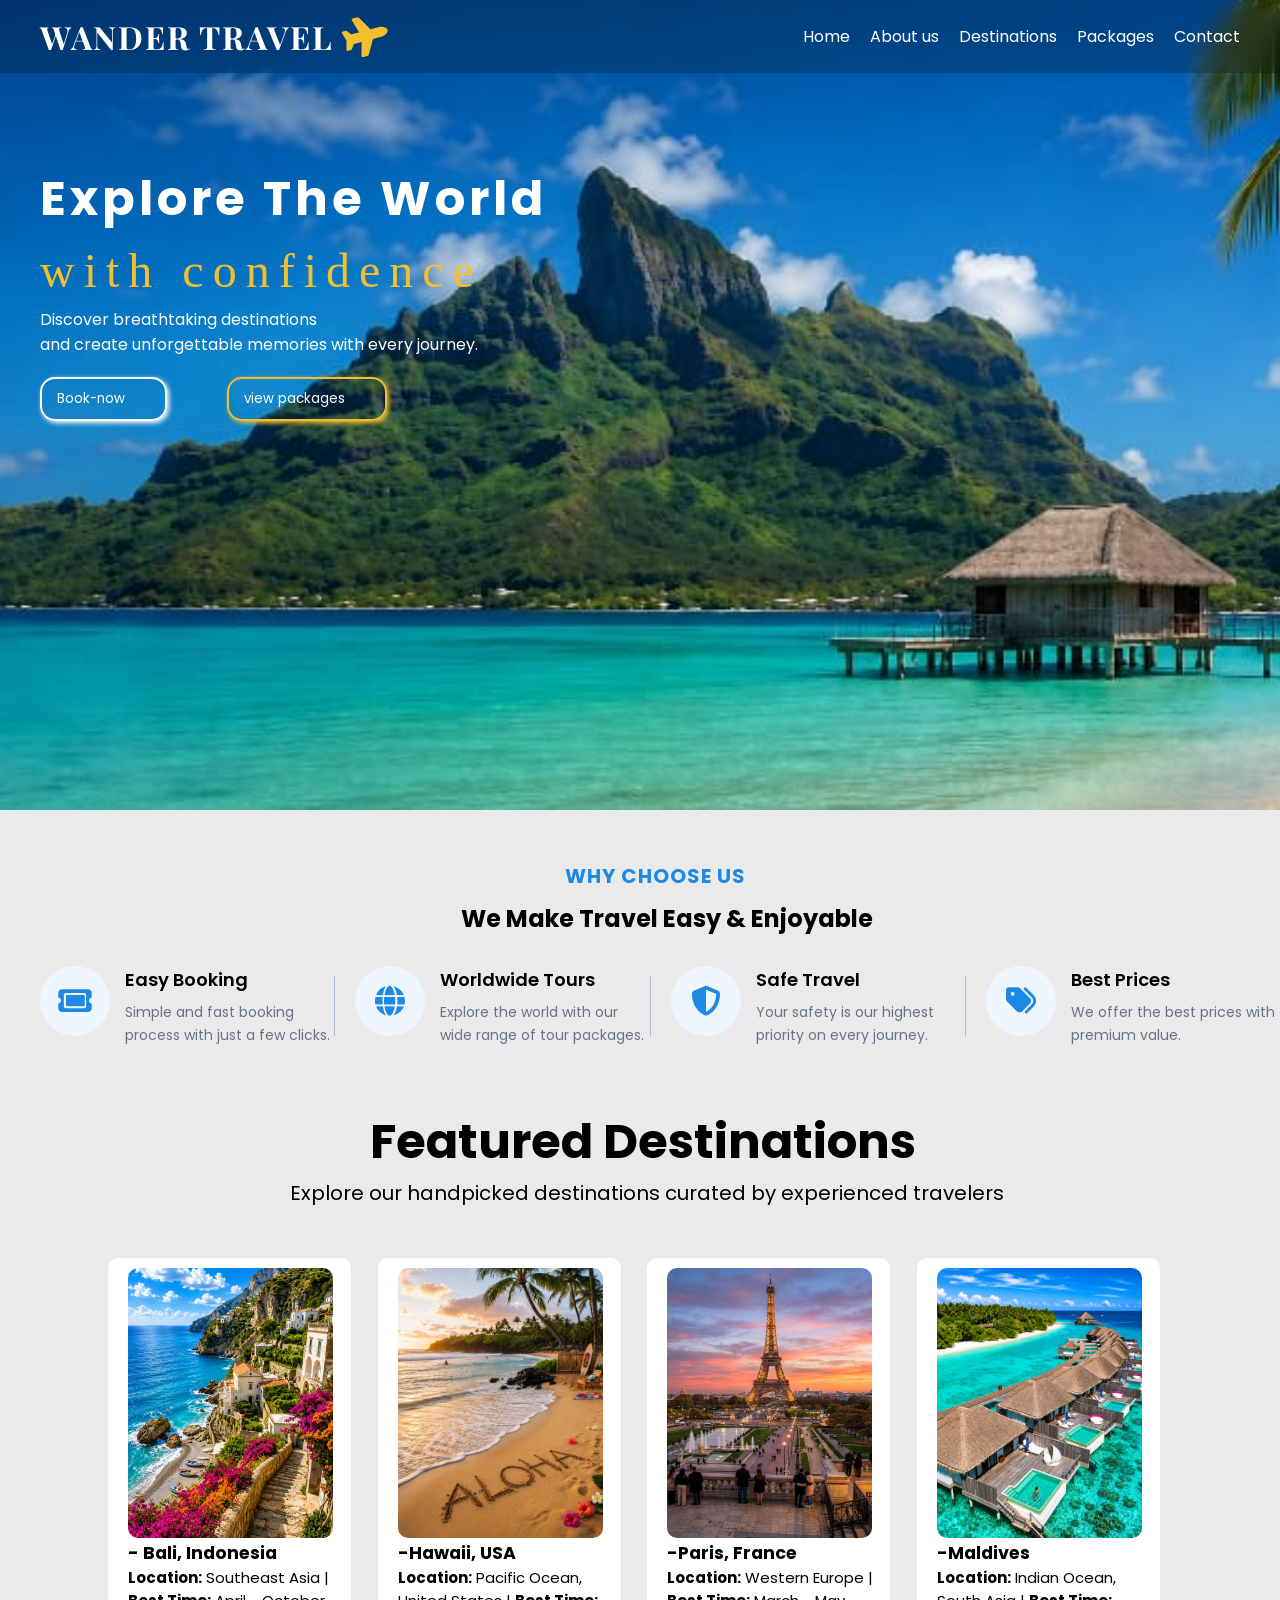
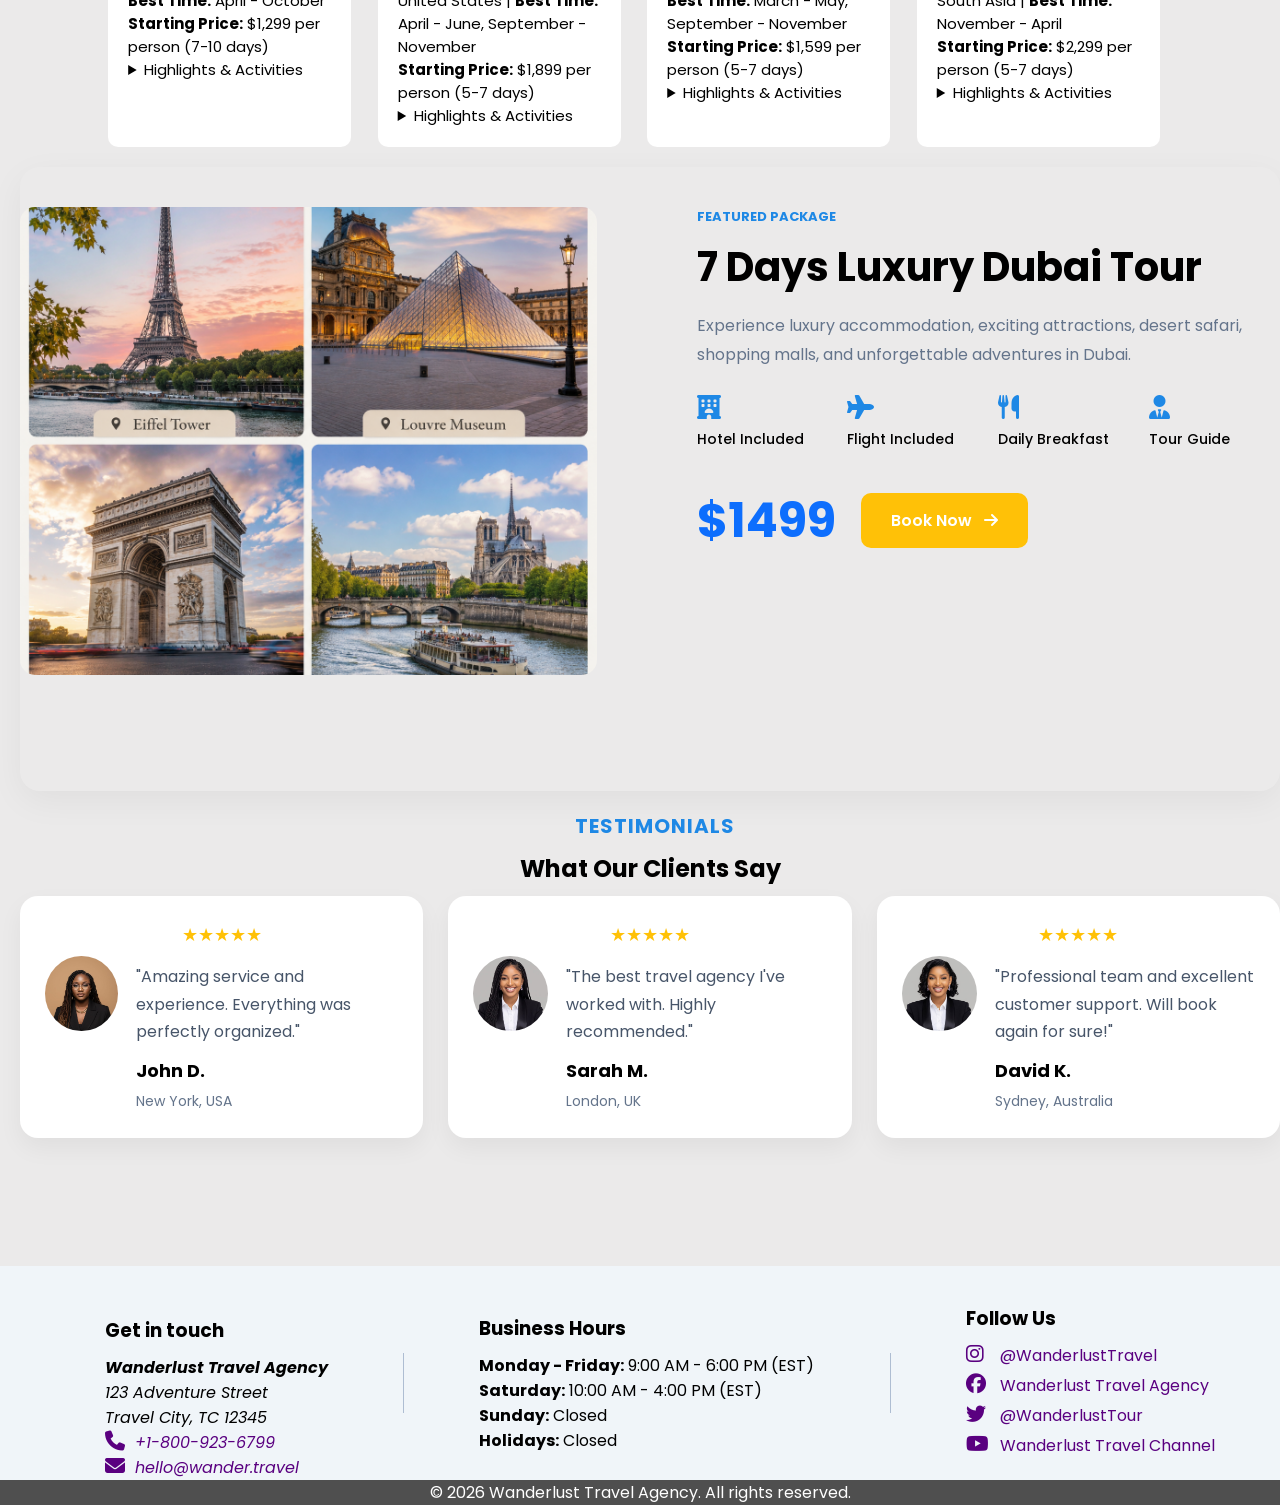
<file: index.html>
<!DOCTYPE html>
<html lang="en">
<head>
    <meta charset="UTF-8">
    <meta name="viewport" content="width=device-width, initial-scale=1.0">
    <title>Travel Agency Website</title>
    <link rel="stylesheet" href="styles.css">
    
    <title>Travel Agency</title>
    <link rel="preconnect" href="https://fonts.googleapis.com">
<link rel="preconnect" href="https://fonts.gstatic.com" crossorigin>
<link href="https://fonts.googleapis.com/css2?family=Kaushan+Script&family=Poppins:ital,wght@0,100;0,200;0,300;0,400;0,500;0,600;0,700;0,800;0,900;1,100;1,200;1,300;1,400;1,500;1,600;1,700;1,800;1,900&display=swap" rel="stylesheet">
<link href="https://fonts.googleapis.com/css2?family=Playfair+Display&display=swap" rel="stylesheet">
<link rel="stylesheet" href="https://cdnjs.cloudflare.com/ajax/libs/font-awesome/6.6.0/css/all.min.css">
<link rel="preconnect" href="https://fonts.gstatic.com" crossorigin>
<link href="https://fonts.googleapis.com/css2?family=Playfair+Display:wght@700&family=Poppins:wght@400;500&display=swap" rel="stylesheet">
</head>
<body>
    <header>
        
        <div class="main-section">
        <h1> WANDER TRAVEL <i class="fa-solid fa-plane plane"></i>
  </h1>
        
        <nav>
            <ul>
                <li><a href="#home">Home</a></li>
                <li><a href="#about-us">About us</a></li>
                <li><a href="#destination">Destinations</a></li>
                <li><a href="#packages">Packages</a></li>
                <li><a href="#contact">Contact</a></li>
            </ul>
        </nav>
        </div>
        <div class="main-section2">
        <p class="big">Explore The World <br>
            <span>with confidence </span>
        </p>
        <p>Discover breathtaking destinations <br> and create unforgettable memories with every journey.</p>
        <div class="btn">
        <a href="book.html"><button class="btn1">Book-now</button></a>
        <a href="packages.html"><button class="btn2">view packages</button></a>
        </div>
        </div>
    </header>
    <main>
         <section id="about-us">
         <div class="container">

            <span class="section-tag">WHY CHOOSE US</span>

            <h2>We Make Travel Easy & Enjoyable</h2>

           <div class="features">

            <div class="feature-box">
                <div class="icon-box">
                    <i class="fa-solid fa-ticket"></i>
                </div>

                <div class="feature-content">
                    <h4>Easy Booking</h4>
                    <p>Simple and fast booking process with just a few clicks.</p>
                </div>
            </div>

            <div class="divider"></div>

               <div class="feature-box">
                   <div class="icon-box">
                      <i class="fa-solid fa-globe"></i>
                    </div>

                    <div class="feature-content">
                      <h4>Worldwide Tours</h4>
                      <p>Explore the world with our wide range of tour packages.</p>
                    </div>
               </div>

               <div class="divider"></div>

               <div class="feature-box">
                    <div class="icon-box">
                       <i class="fa-solid fa-shield-halved"></i>
                    </div>

                    <div class="feature-content">
                        <h4>Safe Travel</h4>
                        <p>Your safety is our highest priority on every journey.</p>
                     </div>
               </div>

                 <div class="divider"></div>

                <div class="feature-box">
                   <div class="icon-box">
                      <i class="fa-solid fa-tags"></i>
                   </div>

                    <div class="feature-content">
                        <h4>Best Prices</h4>
                        <p>We offer the best prices with premium value.</p>
                   </div>
               </div>
           </div>
        </div>
        </section>
        <section id="destination">
            <div class="preview">
            <h2>Featured Destinations</h2>
            <p>Explore our handpicked destinations curated by experienced travelers</p>
            </div>
            <div class="flex">
            <div class="bali image">
                <img class="grid1" src="images/pic.4.jpeg" alt="mountains overlooking the beach">
            
                 <article>
                <h3>- Bali, Indonesia</h3>
                <p><strong>Location:</strong> Southeast Asia | <br> <strong>Best Time:</strong> April - October</p>
                <p><strong>Starting Price:</strong> $1,299 per person (7-10 days)</p>
               
                <details>
                    <summary>Highlights & Activities</summary>
                    <ul>
                        <li>Surfing and water sports at world-class beaches</li>
                        <li>Visits to ancient temples like Tanah Lot and Ubud</li>
                        <li>Hiking through lush rice terraces and jungles</li>
                        <li>Traditional Balinese spa and wellness experiences</li>
                        <li>Cultural performances and local cooking classes</li>
                    </ul>
                </details>
                </article>
                
            </div>
            <div class="hawai image">
                <img class="grid2" src="images/pic 5.jpeg" alt="by the beach side">
                <article>
    <h3>-Hawaii, USA</h3>
    <p><strong>Location:</strong> Pacific Ocean, United States | <strong>Best Time:</strong> April - June, September - November</p>
    <p><strong>Starting Price:</strong> $1,899 per person (5-7 days)</p>
       <details>
        <summary>Highlights & Activities</summary>
        <ul>
            <li>Visit Waikiki Beach and Pearl Harbor</li>
            <li>Explore Volcanoes National Park</li>
            <li>Snorkeling and scuba diving adventures</li>
            <li>Traditional Hawaiian luaus and cultural shows</li>
            <li>Hiking scenic trails and waterfalls</li>
        </ul>
    </details>
            </div>
            <div class="paris image">
                <img  class="grid3" src="images/pic 16.jpeg" 
                alt="overview of a resort on the beach">
                <article>
                <h3>-Paris, France</h3>
                <p><strong>Location:</strong> Western Europe | <strong>Best Time:</strong> March - May, September - November</p>
                <p><strong>Starting Price:</strong> $1,599 per person (5-7 days)</p>
                <details>
                    <summary>Highlights & Activities</summary>
                    <ul>
                        <li>Eiffel Tower and Arc de Triomphe tours</li>
                        <li>Louvre Museum and Musée d'Orsay visits</li>
                        <li>Scenic Seine River cruises</li>
                        <li>Gourmet dining and wine tasting</li>
                        <li>Walks through charming neighborhoods like Montmartre</li>
                    </ul>
                </details>
                </article>
                </div>
            <div class="maldives">
                <img src="images/pic 6.jpeg" alt="an overview of a resort on abeach" class="grid4">
                <article>
    <h3>-Maldives</h3>
    <p><strong>Location:</strong> Indian Ocean, South Asia | <strong>Best Time:</strong> November - April</p>
    <p><strong>Starting Price:</strong> $2,299 per person (5-7 days)</p>
   
    <details>
        <summary>Highlights & Activities</summary>
        <ul>
            <li>Stay in world-famous overwater villas</li>
            <li>Snorkeling and diving among coral reefs</li>
            <li>Island hopping and sunset cruises</li>
            <li>Spa treatments and luxury resort experiences</li>
            <li>Swimming with manta rays and whale sharks</li>
        </ul>
    </details>
    </article>
            </div>
            </div>
        </section>
          <section id="packages">
          <div class="package-card">

            <div class="package-image">
                <img src="images/pic 1.png" alt="Paris tour">
            </div>

            <div class="package-content">

                <span class="package-tag">
                    FEATURED PACKAGE
                </span>

                <h3>7 Days Luxury Dubai Tour</h3>

                <p class="package-text">
                    Experience luxury accommodation, exciting attractions,
                    desert safari, shopping malls, and unforgettable adventures in Dubai.
                </p>

                <div class="package-features">

                    <div>
                        <i class="fa-solid fa-hotel"></i>
                        <span>Hotel Included</span>
                    </div>

                    <div>
                        <i class="fa-solid fa-plane"></i>
                        <span>Flight Included</span>
                    </div>

                    <div>
                        <i class="fa-solid fa-utensils"></i>
                        <span>Daily Breakfast</span>
                    </div>

                    <div>
                        <i class="fa-solid fa-user-tie"></i>
                        <span>Tour Guide</span>
                    </div>

                </div>

                <div class="package-bottom">

                    <h4>$1499</h4>

                    <a href="book.html" class="book-btn">
                        Book Now
                        <i class="fa-solid fa-arrow-right"></i>
                    </a>

                </div>

            </div>

        </div>

        <div class="testimonial-section">

            <span class="section-tag">
                TESTIMONIALS
            </span>

            <h2>What Our Clients Say</h2>

            <div class="testimonial-wrapper">

                <div class="testimonial-card">

                    <div class="stars">
                        ★★★★★
                    </div>

                    <div class="testimonial-info">

                        <img src="images/pic 20.png" alt="Client">

                        <div>
                            <p>
                                "Amazing service and experience.
                                Everything was perfectly organized."
                            </p>

                            <h5>John D.</h5>
                            <span>New York, USA</span>
                        </div>

                    </div>

                </div>

                <div class="testimonial-card">

                    <div class="stars">
                        ★★★★★
                    </div>

                    <div class="testimonial-info">

                        <img src="images/pic 19.png" alt="Client">

                        <div>
                            <p>
                                "The best travel agency I've worked with.
                                Highly recommended."
                            </p>

                            <h5>Sarah M.</h5>
                            <span>London, UK</span>
                        </div>

                    </div>

                </div>

                <div class="testimonial-card">

                    <div class="stars">
                        ★★★★★
                    </div>

                    <div class="testimonial-info">

                        <img src="images/pic 18.png" alt="Client">

                        <div>
                            <p>
                                "Professional team and excellent customer support.
                                Will book again for sure!"
                            </p>

                            <h5>David K.</h5>
                            <span>Sydney, Australia</span>
                        </div>

                    </div>

                </div>

            </div>


        </div>
        </section>
        <section id="contact">
           <div class="cont">
           <h3>Get in touch</h3>
            <address>
                <strong>Wanderlust Travel Agency</strong><br>
                123 Adventure Street<br>
                Travel City, TC 12345<br>
                <a href="tel:+18009236799"> <i class="fa-solid fa-phone"></i><span>+1-800-923-6799 </span></a><br>
                <a href="mailto:hello@wander.travel"><i class="fa-solid fa-envelope"></i><span>hello@wander.travel </span></a>
            </address>
           </div>
           <div class="divider"></div>
           <div class="business-hours">
            <h3>Business Hours</h3>
            <ul>
                <li><strong>Monday - Friday:</strong> 9:00 AM - 6:00 PM (EST)</li>
                <li><strong>Saturday:</strong> 10:00 AM - 4:00 PM (EST)</li>
                <li><strong>Sunday:</strong> Closed</li>
                <li><strong>Holidays:</strong> Closed</li>
            </ul>
            </div>
            <div class="divider"></div>
            <div class="quicl-links">
            <h3>Follow Us</h3>
            <ul>
                <li><a href="#"><i class="fa-brands fa-instagram"></i><span> @WanderlustTravel </span></a></li>
                <li><a href="#"><i class="fa-brands fa-facebook"></i> <span>Wanderlust Travel Agency </span></a></li>
                <li><a href="#"><i class="fa-brands fa-twitter"></i><span> @WanderlustTour </span></a></li>
                <li><a href="#"><i class="fa-brands fa-youtube"></i><span> Wanderlust Travel Channel </span></a></li>
            </ul>
            </div>
        </section>
    </main>
    <footer>
                 <P>&copy; 2026 Wanderlust Travel Agency. All rights reserved.</P>
    </footer>
</body>
</html>
</file>
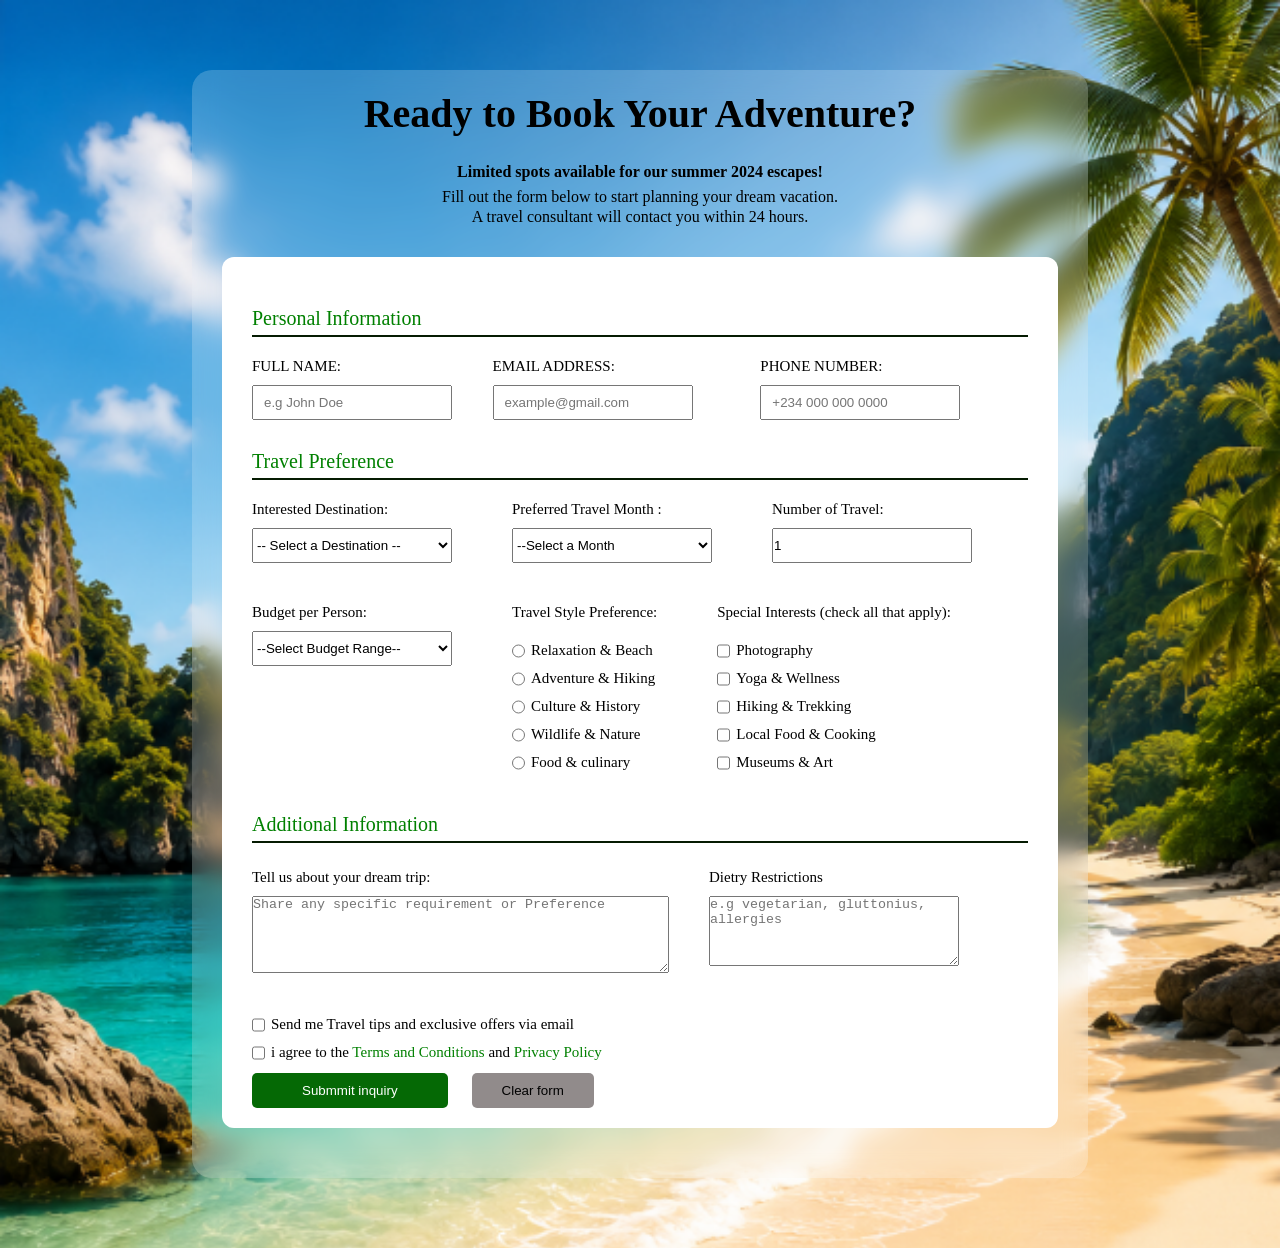
<file: book.html>
<!DOCTYPE html>
<html lang="en">
<head>
    <meta charset="UTF-8">
    <meta name="viewport" content="width=device-width, initial-scale=1.0">
    <title>Bookings</title>
    <link rel="stylesheet" href="book.css">
    <link rel="stylesheet" href="https://cdnjs.cloudflare.com/ajax/libs/font-awesome/6.6.0/css/all.min.css">
</head>
<body>
        <section id="Book-now">
            <h2 class="top">Ready to Book Your Adventure?</h2>
            <p><strong>Limited spots available for our summer 2024 escapes!</strong></p>
            <p>Fill out the form below to start planning your dream vacation.  <br>A travel consultant will contact you within 24 hours.</p>
            <form method="post" action="#booking">
               <fieldset>
                <legend>
                    <span>Personal Information</span>
                </legend>
                <div class="divider"></div>
                 <div class="flex">
                <div class="name">
                <label for="name">FULL NAME:</label>
                <input type="text" placeholder="e.g John Doe" required id="name" autocomplete="name">
                </div>
                <div class="email">
                <label for="email">EMAIL ADDRESS:</label>
               <input type="email" placeholder="example@gmail.com" required id="email" autocomplete="email">
                </div>
                <div class="number">
                <label for="phone-number">PHONE NUMBER:</label>
                <input type="tel"  placeholder="+234 000 000 0000" required id="phone-number" autocomplete="tel">
                </div>
                </div>
               </fieldset> 
               <fieldset>
                <legend> <span> Travel Preference</span></legend> 
                <div class="divider"></div>
                <div class="flex1">
                    <div class="destination">
                <label for="destination"> Interested Destination:</label> <br>
                <Select id="destination" required>
                       <option value="">-- Select a Destination --</option>
                        <option value="bali">Bali, Indonesia</option>
                        <option value="paris">Paris, France</option>
                        <option value="swiss">Swiss Alps, Switzerland</option>
                        <option value="kenya">Kenya Safari</option>
                        <option value="peru">Machu Picchu, Peru</option>
                        <option value="tokyo">Tokyo, Japan</option>
                        <option value="other">Other / Custom Destination</option>
                </Select>
                    </div>
                   <div class="travel-month">
                 <label for="Travel-month">Preferred Travel Month :</label> <br>
                 <select id="Travel-month" required>
                      <option value="">--Select a Month</option>
                      <option value="January">January</option>
                      <option value="Febuary">Febuary</option>
                      <option value="March">March</option>
                      <option value="April">April</option>
                      <option value="May">May</option>
                      <option value="June">June</option>
                      <option value="July">July</option>
                      <option value="August">August</option>
                      <option value="September">September</option>
                      <option value="October">October</option>
                      <option value="November">November</option>
                      <option value="December">December</option>
                 </select>
                   </div>
                   <div class="number-of-travel">
                 <label for="Number"> Number of Travel:</label> <br>
                 <input type="number" id="Number" value="1" max="15" min="1" required>
                </div>
                </div>
                <div class="flex2">
                    <div class="budget">
                <label for="Budget">Budget per Person:</label> <br>
                <select name="Budget" id="Budget" required>
                    <option value="Budget-Range">--Select Budget Range--</option>
                    <option value="Under $1500">Under $1500</option>
                    <option value="$1500 - $2500">$1500 - $2500</option>
                    <option value="$2500 - $5000">$2500-$5000</option>
                    <option value="$5000">$5000+</option>
                </select> <br><br>
                    </div>
                    <div class="travel-style">
                <label >Travel Style Preference:</label>
                <br>
                <div class="align">
                <input type="radio" name="Travel-Style" id="relaxation" value="relaxation">
                <label for="relaxation" class="move">Relaxation & Beach</label> 
                </div>
                <br>
                <div class="align2">
                <input type="radio" name="Travel-Style" id="adventure" value="adventure">
                <label for="adventure" class="move">Adventure & Hiking</label> 
                </div>
                <br>
                <div class="align2">
                <input type="radio" name="Travel-Style" id="culture" value="culture">
                <label for="culture" class="move">Culture & History</label>
                </div>
                <br>
                <div class="align2">
                <input type="radio" name="Travel-Style" id="Wildlife" value="Wildlife">
                <label for="Wildlife" class="move">Wildlife & Nature</label>
                </div>
                <br>
                <div class="align2">
                <input type="radio" name="Travel-Style" id="food" value="food">
                <label for="food" class="move">Food & culinary</label>
                    </div>
                    </div>
                    <div class="soecial-intrest">
                 <label for="interests">Special Interests (check all that apply):</label>
                    <br>
                    <div class="align">
                    <input type="checkbox" id="photography" name="interests" value="photography">
                    <label for="photography" class="move">Photography</label>
                    </div>
                    <br>
                    <div class="align2">
                    <input type="checkbox" id="yoga" name="interests" value="yoga">
                    <label for="yoga" class="move">Yoga & Wellness</label>
                    </div>
                    <br>
                    <div class="align2">
                    <input type="checkbox" id="hiking" name="interests" value="hiking">
                    <label for="hiking" class="move">Hiking & Trekking</label>
                    </div>
                    <br>
                    <div class="align2">
                    <input type="checkbox" id="local-food" name="interests" value="local-food">
                    <label for="local-food" class="move">Local Food & Cooking</label>
                    </div>
                   <br>
                   <div class="align2">
                    <input type="checkbox" id="museums" name="interests" value="museums">
                    <label for="museums" class="move">Museums & Art</label>
                    </div>
                    </div>
                </div>
               </fieldset>
               
               <fieldset>
                <legend> <span>Additional Information</span></legend>
                <div class="divider"></div>
                <div class="flex3">
                    <div class="requirements">
                <label for="Requirement">Tell us about your dream trip:</label>
                <br>
                <textarea name="Requirement" id="Requirement" rows="5" cols="50" placeholder="Share any specific requirement or Preference"></textarea>
                 <br><br>
                    </div>
                    <div class="dietry">
                 <label for="Dietary">Dietry Restrictions</label> <br> 
                 <textarea name="Dietry" id="Dietary" rows="3" cols="50" placeholder="e.g vegetarian, gluttonius, allergies" class="diet"></textarea> <br> <br>
                 </div>
                </div>
                <div class="align">
                 <input type="checkbox" id="news">
                
                 <label for="news" class="move">Send me Travel tips and exclusive offers via email</label>
                </div> <br>
                 <div class="align2">

                  <input type="checkbox" id="policy">
                  <label for="policy" class="move"> i agree to the <a href="Terms and Conditions">Terms and Conditions</a> and <a href="Policy">Privacy Policy</a></label>
                 </div>
               </fieldset>
               <button type="submit" class="btnn1">Submmit inquiry</button>
               <button type="reset" class="btnn2">Clear form</button>
            </form>
            
        </section>
</body>
</html>
</file>
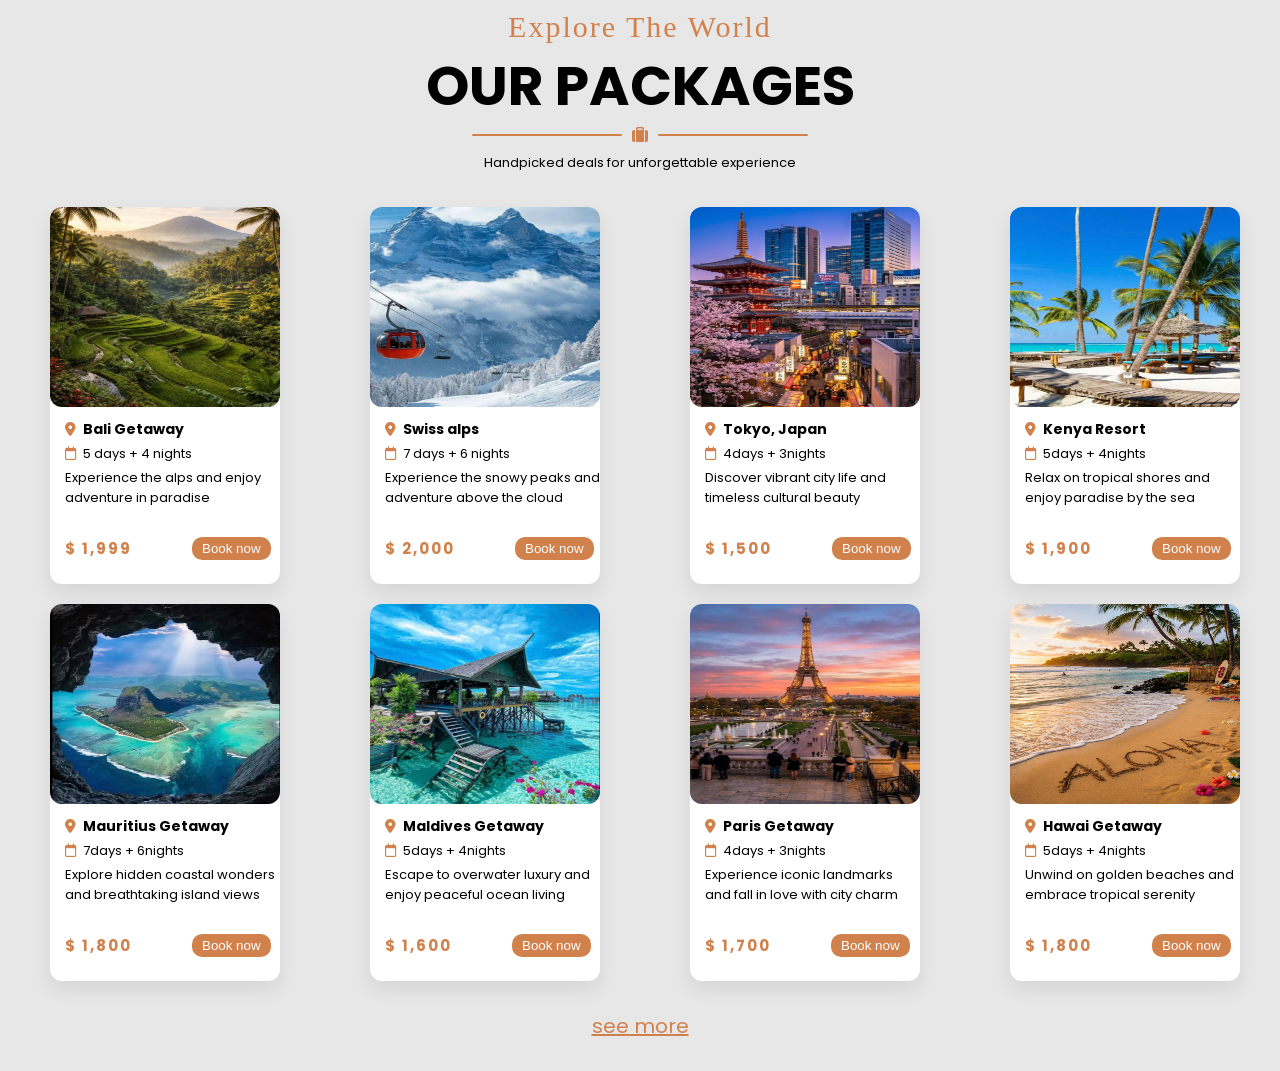
<file: packages.html>
<!DOCTYPE html>
<html lang="en">
<head>
    <meta charset="UTF-8">
    <meta name="viewport" content="width=device-width, initial-scale=1.0">
    <title>Packages</title>
    <link rel="stylesheet" href="packages.css">
    <link rel="preconnect" href="https://fonts.gstatic.com" crossorigin>
<link href="https://fonts.googleapis.com/css2?family=Playfair+Display:wght@700&family=Poppins:wght@400;500&display=swap" rel="stylesheet">
<link rel="stylesheet"
href="https://cdnjs.cloudflare.com/ajax/libs/font-awesome/6.7.2/css/all.min.css">
</head>
<body>
     <section id="view Packages">
        <div class="head">
        <h1>Explore The World</h1>
        <h2>OUR PACKAGES</h2>
        <div class="divide">
         <div class="div"><hr></div>
        <i class="fa-solid fa-suitcase"></i>
        <div class="divider"><hr></div>
        </div>
        <p>Handpicked deals for unforgettable experience</p>
        </div>
        <div class="grid">
        <div class="card">
            <img src="images/pic.10.jpeg" alt="an imamge of a wildlife">
            <div class="details">
                <h3><i class="fa-solid fa-location-dot"></i>Bali Getaway</h3>
                <p><i class="fa-regular fa-calendar"></i>5 days + 4 nights</p>
                <p>Experience the alps and enjoy adventure in paradise</p>
                <div class="price">
                    <p>$ 1,999</p>
                    <a href="book.html"><button>Book now</button></a>
                </div>
            </div>
        </div>
        <div class="card">
            <img src="images/pic 11.jpeg" alt="Gliding on a snowny plane">
            <div class="details">
                <h3><i class="fa-solid fa-location-dot"></i>Swiss alps</h3>
                <p><i class="fa-regular fa-calendar"></i>7 days + 6 nights</p>
                <p>Experience the snowy peaks and adventure above the cloud</p>
                <div class="price">
                    <p>$ 2,000</p>
                    <a href="book.html" class="swiss"><button>Book now</button></a>
                </div>
        </div>
        </div>
        <div class="card">
            <img src="images/pic 12.jpeg" alt="A vibrant city">
             <div class="details">
                <h3><i class="fa-solid fa-location-dot"></i>Tokyo, Japan</h3>
                <p><i class="fa-regular fa-calendar"></i>4days + 3nights</p>
                <p>Discover vibrant city life and timeless cultural beauty</p>
                <div class="price">
                    <p>$ 1,500</p>
                   <a href="book.html"><button>Book now</button></a>
                </div>
        </div>
        </div>
        <div class="card">
            <img src="images/pic 13.jpeg" alt="a resort on the shore">
             <div class="details">
                <h3><i class="fa-solid fa-location-dot"></i>Kenya Resort</h3>
                <p><i class="fa-regular fa-calendar"></i>5days + 4nights</p>
                <p>Relax on tropical shores and enjoy paradise by the sea</p>
                <div class="price">
                    <p>$ 1,900</p>
                    <a href="book.html"><button>Book now</button></a>
                </div>
        </div>
        </div>
        <div class="card">
            <img src="images/pic 14.jpeg" alt="A view of an island from a cave">
             <div class="details">
                <h3><i class="fa-solid fa-location-dot"></i>Mauritius Getaway</h3>
                <p><i class="fa-regular fa-calendar"></i>7days + 6nights</p>
                <p>Explore hidden coastal wonders and breathtaking island views</p>
                <div class="price">
                    <p>$ 1,800</p>
                   <a href="book.html"><button>Book now</button></a>
                </div>
        </div>
        </div>
        <div class="card">
            <img src="images/pic 15.jpeg" alt="A resort on the beach">
             <div class="details">
                <h3><i class="fa-solid fa-location-dot"></i>Maldives Getaway</h3>
                <p><i class="fa-regular fa-calendar"></i>5days + 4nights</p>
                <p>Escape to overwater luxury and enjoy peaceful ocean living</p>
                <div class="price">
                    <p>$ 1,600</p>
                  <a href="book.html"><button>Book now</button></a>
                </div>
        </div>
        </div>
        <div class="card">
            <img src="images/pic 16.jpeg" alt="A full view of the Effiel tower">
             <div class="details">
                <h3><i class="fa-solid fa-location-dot"></i>Paris Getaway</h3>
                <p><i class="fa-regular fa-calendar"></i>4days + 3nights</p>
                <p>Experience iconic landmarks and fall in love with city charm</p>
                <div class="price">
                    <p>$ 1,700</p>
                    <a href="book.html"><button>Book now</button></a>
                </div>
        </div>
        </div>
        <div class="card">
            <img src="images/pic 17.jpeg" alt="Sunset over beach">
             <div class="details">
                <h3><i class="fa-solid fa-location-dot"></i>Hawai Getaway</h3>
                <p><i class="fa-regular fa-calendar"></i>5days + 4nights</p>
                <p>Unwind on golden beaches and embrace tropical serenity</p>
                <div class="price">
                    <p>$ 1,800</p>
                    <a href="book.html"><button>Book now</button></a>
                </div>
        </div>
        </div>
        </div>
     </section>
     <div class="link">
     <a href="#">see more</a>
     </div>
</body>
</html>
</file>
<file: styles.css>
@import url('https://fonts.googleapis.com/css2?family=Poppins:wght@300;400;500;600;700;800&display=swap');
*{
    margin: 0;
    padding: 0;
    box-sizing: border-box;
    font-family: 'poppins', sans-serif;
    
}
body{
    background-color: rgb(235, 234, 234);
    overflow-x: hidden;
}
:root{
  /* Brand Colors */
  --primary-color: #0EA5E9;      /* Ocean Blue */
  --secondary-color: #0F172A;    /* Deep Navy */
  --accent-color: #F97316;       /* Sunset Orange */

  /* Neutral Colors */
  --background-color: #F8FAFC;   /* Soft White */
  --text-color: #334155;         /* Dark Gray */

  /* Optional Extras */
  --white: #FFFFFF;
  --black: #000000;
}
/* header */
header{
   background-image: url('images/pic.3.jpeg');
    background-repeat: no-repeat;
    background-size: cover; 
    background-position: center;
    width: 100%;
    height: 90vh;
    position: relative;
}



/* NAVBAR */
.main-section {
    display: flex;
    justify-content: space-between;
    align-items: center;
    gap: 50px;

    background: rgba(0, 0, 0, 0.2);
    backdrop-filter: blur(12px);

    width: 100%;
    padding: 15px 40px;

    position: sticky;
    top: 0;
    left: 0;
    z-index: 10;

    text-align: center;
}
.main-section h1{
    
    font-family: "Playfair Display";
    
    font-size: 2rem;
    font-weight: 700;
    letter-spacing: 2px;
    color: white;
}
.plane{
    padding-top: -10px;
    font-size: 40px;
    transform: rotate(-15deg);
    display: inline-block;
    color: rgb(244, 191, 46) ;
}
nav ul{
    display: flex;
    justify-content: space-between;
    gap: 20px;
    
}
nav > ul > li {
    list-style: none;
}



nav > ul > li > a{
    text-decoration: none;
    color: white;
}
li a:hover{
    border-bottom: 2px solid orange;
    cursor: pointer;
    padding-top: 15px;
}
.main-section2{
    position: absolute;
    margin-top: 7%;
    color: white;
    padding-left: 40px;
    
}
.big{
    font-size: 3rem;
    font-weight: bold;
    letter-spacing: 4px;
}
p span{
    color: rgb(244, 191, 46);
    font-family: 'brush script MT',cursive;
    font-weight: lighter;
    letter-spacing: 9px;
    
    
}
.btn{
    display: flex;
    gap: 60px;
    margin-top: 10px;
    
}
button{
    margin-top: 10px;
    border-radius: 15px;
    padding-top: 10px;
    padding-bottom: 10px;
    padding-left: 15px;
    padding-right: 40px;
    background-color: transparent; 
    transform: 0.2s ease;
}
.btn1{
     box-shadow: 2px 2px 5px rgb(252, 251, 251) ;
    color: white;
    border: 2px solid white;
    cursor: pointer;
}
.btn1:hover{
    background-color:  white ;
     box-shadow: 2px 2px 40px white ;
     color:#000000;
     transform:translateY(6px);
} 
.btn2{
    box-shadow: 2px 2px 5px rgb(244, 191, 46) ;
    color: white;
    border: 2px solid rgb(244, 191, 46); 
}
.btn2:hover{
    background-color:  rgb(244, 191, 46) ;
     box-shadow: 10px 10px 40px rgb(214, 148, 35) ;
     transform:translateY(6px);
     cursor: pointer;
}
/* ABOUT US*/
#about-us{
    margin-top: 4%;
}
.section-tag{
    text-align: center;
    margin-left: 30%;
    display: block;
    color:#1e88e5;
    font-size: 30px;
    font-weight: bold;
    letter-spacing:1px;
    margin-bottom:10px;
}


.container h2{
    margin-left: 35%;
    margin-bottom: 30px;
}

.features{
    display:grid;
    grid-template-columns:1fr auto 1fr auto 1fr auto 1fr;
    align-items:center;
    margin-bottom:60px;
}

.feature-box{
    display:flex;
    gap:15px;
    align-items:flex-start;
    padding-left: 20px;
}

.icon-box{
    min-width:70px;
    width:70px;
    height:70px;
    border-radius:50%;
    background:#eef5ff;
    display:flex;
    align-items:center;
    justify-content:center;
    
}

.icon-box i{
    font-size:30px;
    color:#1e88e5;
}

.feature-content h4{
    font-size:18px;
    margin-bottom:8px;
    font-weight:600;
}

.feature-content p{
    font-size:14px;
    color:#64748b;
    line-height:1.6;
}

.divider{
    width:1px;
    height:60px;
    background:#aebdd2;
}
/* DESTINATION*/
.preview h2{
    font-size: 3rem;
     margin-left: 350px;
}
.preview p{
    font-size: 20px;
    margin-left: 270px;
}
section{
    margin-left: 20px;
}
.flex{
     display: grid;
  grid-template-columns: repeat(auto-fit, minmax(50px, 0.23fr));
  margin-left: 7%;
  margin-top: 50px;
}
.grid1{
    width: 16%;
    height: 270px;
    position: absolute;
     border-radius: 10px;
     object-fit: cover;
}
.grid2{
    width: 16%;
    height: 270px;
    position: absolute;
     border-radius: 10px;
}
.grid3{
    width: 16%;
    height: 270px;
    position: absolute;
     border-radius: 10px;
}
.grid4{
     width: 16%;
    height: 270px;
    position: absolute;
     border-radius: 10px;
}
article{
    margin-top: 17rem;
    position: relative;
    font-size: 15px;
}
.bali,
.hawai,
.maldives,
.paris{
    width: 15vw;
    min-width: 19vw;
    background: #fff;
    padding-left: 20px;
    padding-top: 10px;
    padding-bottom: 20px;
    border-radius: 10px;
     box-shadow:2 10px 25px rgba(0, 0, 0);
    transition: 0.3s ease;
}
/*PACKAGES*/
.package-card{

    border-radius:20px;
    display:grid;
    grid-template-columns:1.1fr 1fr;
    padding-top: 40px;
    padding-bottom: none;
    gap:35px;
    margin-bottom:20px;
    box-shadow:0 10px 35px rgba(0,0,0,0.05);
    margin-top: 20px;
}

.package-image img{
    width:90%;
    height:80%;
    object-fit:cover;
    border-radius:15px;
}

.package-tag{
    color:#1e88e5;
    font-size:13px;
    font-weight:700;
    display:block;
    margin-bottom:10px;
}

.package-content h3{
    font-size:40px;
    margin-bottom:15px;
    font-weight:700;
}

.package-text{
    color:#64748b;
    line-height:1.8;
    margin-bottom:25px;
}

.package-features{
    display:grid;
    grid-template-columns:repeat(4,1fr);
    gap:20px;
    margin-bottom:35px;
}

.package-features div{
    display:flex;
    flex-direction:column;
    gap:10px;
}

.package-features i{
    color:#1e88e5;
    font-size:24px;
}

.package-features span{
    font-size:14px;
    font-weight:500;
}

.package-bottom{
    display:flex;
    align-items:center;
    gap:25px;
}

.package-bottom h4{
    font-size:48px;
    color:#0d6efd;
    font-weight:700;
}

.book-btn{
    background:#ffc107;
    color:#fff;
    text-decoration:none;
    padding:15px 30px;
    border-radius:10px;
    font-weight:600;
    transition:.3s;
}

.book-btn:hover{
    transform:translateY(-4px);
}

.book-btn i{
    margin-left:8px;
}

/* =====================
   TESTIMONIALS
===================== */
.section-tag{
    font-size: 20px;
    text-align: center;
    margin-left: 10px;
}
.testimonial-section h2{
    text-align: center;
    margin-bottom: 10px;
}
.testimonial-section{
    text-align:center;
}

.testimonial-wrapper{
    display:grid;
    grid-template-columns:repeat(3,1fr);
    gap:25px;
}

.testimonial-card{
    background:#fff;
    padding:25px;
    border-radius:18px;
    box-shadow:0 10px 25px rgba(0,0,0,0.05);
    transition:.3s;
}

.testimonial-card:hover{
    transform:translateY(-8px);
}

.stars{
    color:#ffc107;
    font-size:18px;
    margin-bottom:15px;
}

.testimonial-info{
    display:flex;
    align-items:center;
    gap:18px;
    text-align:left;
}

.testimonial-info img{
    width:75px;
    height:75px;
    border-radius:50%;
    object-fit:cover;
    margin-top: -90px;
}

.testimonial-info p{
    color:#475569;
    line-height:1.7;
    margin-bottom:12px;
}

.testimonial-info h5{
    font-size:18px;
    margin-bottom:4px;
}

.testimonial-info span{
    color:#64748b;
    font-size:14px;
}
/*CONTACT*/
#contact{
    margin-top: 10%;
    
    display: flex;
    align-items: center;
    justify-content: space-evenly;
    margin-left: auto;
     width: 100vw;
    height: 15%;
    background-color: rgb(240, 245, 249);
    padding-top: 20px;
    padding-left: 40px;
    gap: 10px;
}
#contact h3{
     padding-bottom: 10px;
}

.business-hours > ul >li{
   list-style: none;
}
.quicl-links > ul > li {
    list-style: none;
    padding-bottom: 5px;
}
.quicl-links > ul > li > a{
    text-decoration: none;
    border: none;
    color: rgb(90, 0, 128);
}
.quicl-links > ul > li > a > i{
    width: 30px;
    font-size: 20px;
    padding-bottom: 2px;
    color: rgb(90, 0, 128);
}
.cont > address > a > i{
      width: 30px;
    font-size: 20px;
    padding-bottom: 2px;
}
.cont > address > a{
        text-decoration: none;
        cursor: pointer;
        color: rgb(90, 0, 128);
}
.cont{
    margin-top: 30px;
}

footer{
    background: rgb(79, 79, 79);
    width: 100vw;
    text-align: center;
    color: white;
    align-items: end;
}
/*@media (max-width: 480px) {
 
  body {
    overflow-x: hidden;
  }
 
  /* --- HEADER --- */
  /*header {
    width: 100%;
    height: 60vh;
    background-position: center top;
  }
 
  /* --- NAVBAR --- */
  /*.main-section {
    flex-direction: column;
    align-items: flex-start;
    padding: 10px 16px;
    gap: 8px;
    position: relative; /* allow content below to flow naturally */
  /*}
 
  .main-section h1 {
    font-size: 1.1rem;
    letter-spacing: 1px;
  }
 
  .plane {
    font-size: 20px;
  }
 
  nav ul {
    flex-wrap: wrap;
    gap: 8px;
  }
 
  nav > ul > li > a {
    font-size: 11px;
  }
 
  /* --- HERO TEXT --- */
  /*.main-section2 {
    margin-top: 55px;
    padding-left: 16px;
    padding-right: 16px;
  }
 
  .big {
    font-size: 1.5rem;
    letter-spacing: 2px;
  }
 
  .main-section2 p {
    font-size: 13px;
  }
 
  p span {
    font-size: 1.3rem;
    letter-spacing: 4px;
  }
 
  .btn {
    gap: 16px;
    flex-wrap: wrap;
  }
 
  button {
    padding: 8px 20px;
    font-size: 12px;
  }
 
  /* --- ABOUT US / WHY CHOOSE US --- */
  /*#about-us {
    margin-top: 24px;
    padding: 0 16px;
  }
 
  .section-tag {
    font-size: 18px;
  }
 
  .why-choose-us h2,
  .testimonial-section h2,
  .container h2 {
    font-size: 22px;
    margin-left: 0;
    text-align: center;
    margin-bottom: 24px;
  }
 
  .features {
    grid-template-columns: 1fr;
    gap: 20px;
    margin-bottom: 32px;
  }
 
  .divider {
    width: 80%;
    height: 1px;
    margin: 0 auto;
  }
 
  .feature-box {
    padding-left: 0;
    flex-direction: column;
    align-items: flex-start;
    gap: 10px;
  }
 
  /* --- DESTINATIONS --- */
 /* #destination {
    margin-left: 0;
    padding: 0 16px;
  }
 
  .preview h2 {
    font-size: 1.6rem;
    margin-left: 0;
    text-align: center;
  }
 
  .preview p {
    font-size: 14px;
    margin-left: 0;
    text-align: center;
  }
 
  .flex {
    display: flex;
    flex-direction: column;
    margin-left: 0;
    gap: 24px;
    margin-top: 24px;
  }
 
  .bali,
  .hawai,
  .maldives,
  .paris {
    width: 100%;
    min-width: unset;
    padding: 12px;
  }
 
  /* Make destination images relative so they stack with text */
 /* .grid1,
  .grid2,
  .grid3,
  .grid4 {
    position: relative;
    width: 100%;
    height: 200px;
    object-fit: cover;
    border-radius: 10px;
    display: block;
  }
 
  article {
    margin-top: 12px;
    position: relative;
    font-size: 13px;
  }
 
  /* --- PACKAGES --- */
 /* #packages {
    margin-left: 0;
    padding: 0 16px;
  }
 
  .package-card {
    grid-template-columns: 1fr;
    gap: 16px;
    padding: 20px 0;
  }
 
  .package-image img {
    width: 100%;
    height: 220px;
  }
 
  .package-content h3 {
    font-size: 24px;
  }
 
  .package-features {
    grid-template-columns: repeat(2, 1fr);
    gap: 14px;
  }
 
  .package-bottom h4 {
    font-size: 32px;
  }
 
  .book-btn {
    padding: 12px 20px;
    font-size: 14px;
  }
 
  /* --- TESTIMONIALS --- */
  /*.testimonial-section {
    padding: 0 16px;
  }
 
  .testimonial-wrapper {
    grid-template-columns: 1fr;
    gap: 16px;
  }
 
  .testimonial-info img {
    margin-top: 0;
    width: 55px;
    height: 55px;
  }
 
  /* --- CONTACT / FOOTER --- */
 /* #contact {
    flex-direction: column;
    align-items: flex-start;
    padding: 24px 16px;
    gap: 20px;
    height: auto;
    margin-top: 40px;
  }
 
  #contact .divider {
    width: 100%;
    height: 1px;
  }
 
  footer {
    padding: 12px 16px;
    font-size: 13px;
  }
}
*/
@media  screen and (max-width:1024px) and (orientation: landscape){
    .main-section2{
        margin-top: 18%;
    }
    .btn{
        margin-top: 25px;
    }
    .preview h2{
        font-size: 2.8rem;
        margin-left: 240px;
    }
    .preview p{
        margin-left: 150px;
    }
    .flex{
        margin-left: 20px ;
        gap: 4%;
    }
         .grid1,
   .grid2,
   .grid3,
   .grid4{
    width: 18%;

   }
   .bali,
.hawai,
.maldives,
.paris{
    width: 22vw;
    
}
}

@media  screen and (max-width: 932px) and (orientation: landscape){
  header{
    height: 100vh;
}
    .main-section h1{
    font-size: 25px;
  }
  .main-section2{
    margin-top: 8%;
  }
  .plane{
    font-size: 25px;
  }
  .big{
    font-size: 2.5rem;
  }
  .features{
    padding-left: 0px;
  }
  .container h2{
    margin-left: 32%;
  }
  .divider{
    margin-left: 5px;
  }
 .preview h2{
    font-size: 2.5rem;
    margin-left: 25% ;
 }
 .preview p{
    font-size: 17px;
    margin-left: 19%;
 }
   .bali,
.hawai,
.maldives,
.paris{
    width: 22vw;
    padding-left: 19px;
}
.testimonial-section{
    text-align: center;
}
.testimonial-wrapper{
    gap: 5px;
    grid-template-columns: repeat(3, 0.5fr);

}

}
@media  screen and (max-width:768px) and (orientation: portrait){
    header{
        width: 120%;
        height: 65vh;
    }
    .main-section h1{
        font-size: 1.9rem;
    }
    .main-section2{
        margin-top: 15%;
    }
    .btn{
        margin-top:25px;
    }
    #about-us{
        width: 110%;
    }
    #destination{
        width: 110%;
    }
    .section-tag{
        text-align: center;
    }
    .container h2{
        margin-left: 27%;
    }
    .preview h2{
        font-size: 2.5rem;
        margin-left: 220px;
    }
    .preview p{
        margin-left: 110px;
    }
    .flex{
        margin-left: 20px ;
        gap: 10%;
    }
     .grid1,
   .grid2,
   .grid3,
   .grid4{
    width: 22%;

   }
   .bali,
.hawai,
.maldives,
.paris{
    width: 27vw;
    
}
#packages{
        width: 115%;
    }
    #contact{
        width: 120%;
    }
    footer{
        width: 120%;
    }
}
@media  screen and (max-width:480px) and (orientation: portrait){
    header{
        width: 200%;
        height: 50vh;
    
    }
   .main-section{
    width:100%;
    padding: 7px 20px;
    gap: 10px;
   }
   .main-section h1{
    font-size: 25px;
    padding-left: 10px;
   }
   .plane{
    font-size: 20px;
   }
   nav ul{
    gap: 10px;
   }
   nav > ul > li > a{
    font-size: 16px;
}
.main-section2{
    margin-top: 8%;
}
  .big{
    font-size: 2.5rem;
  }
  .btn{
    margin-top: 15px;
  }
  .section-tag{
    margin-left:0;
    display:block;
    text-align:center;
    font-size:22px;
}

.container h2{
    margin-left:0;
    text-align:center;
    font-size:28px;
    margin-bottom:25px;
}

/* KEEP ORIGINAL GRID DESIGN */
.features{
    grid-template-columns:
    1fr auto
    1fr auto;
    
    justify-content:center;

    row-gap:30px;
    column-gap:15px;

    margin-bottom:40px;
}

.feature-box{
    gap:10px;
    padding-left:0;
}

.icon-box{
    min-width:45px;
    width:45px;
    height:45px;
}

.icon-box i{
    font-size:20px;
}

.feature-content h4{
    font-size:14px;
}

.feature-content p{
    font-size:11px;
    line-height:1.5;
}

.divider{
    height:45px;
}
 #about-us{
    width: 180%;
 }
 .features{
    grid-template-columns: 0.5fr auto 0.5fr auto 0.5fr auto 0.5fr;
    
 }
 #destination{
    width: 170%;
 }
 .flex{
    column-gap: 15%;
 }
   .preview h2{
    margin-left: 27%;
    font-size: 2rem;
   }
   .preview p{
    font-size: 17px;
    margin-left: 12%;
   }
   .flex{
    margin-left: 2%;
   }
   .grid1,
   .grid2,
   .grid3,
   .grid4{
    width: 35%;

   }
   .bali,
.hawai,
.maldives,
.paris{
    width: 43vw;
    padding-left: 17px;
}
#packages{
    width: 170%;
    margin-left: 15%;
}
.package-card{
    gap: 40px;
}
.package-features div{
    gap: 20px;
}
.package-image img{
    width: 100%;
}
.package-bottom h4{
    font-size: 40px;
}
.book-btn{
    padding: 12px 25px;
}
.testimonial-wrapper{
    gap: 15px;
}
.testimonial-card{
    padding: 20px;
}
.testimonial-info img{
    margin-top: 10px;
}
.testimonial-info{
    display: inline;
    
}
#contact{
    width: 200%;
    padding-left: 5px;
}
footer{
    width: 200%;
}
}
</file>
<file: book.css>
*{
    margin: 0;
    padding: 0;
    box-sizing: border-box;
}
body{
    background: black;
    font-family: 'Times New Roman', Times, serif;
    background-image: url('images/pic\ 9.png');
    background-repeat: no-repeat;
    background-size: cover;
}
section{
  
  border: none;
  width: 70%;
  margin-top: 70px;
  padding-bottom: 50px;
  margin-left: 15%;
  border-radius: 20px;
  margin-bottom: 70px;
   background: rgba(254, 253, 253, 0.2);
backdrop-filter: blur(12px);
}
.top{
    text-align: center;
    font-size: 40px;
    padding-top: 20px;
    margin-bottom: 20px;
}
p{
    text-align: center;
    line-height: 20px;
}
p strong{
    line-height: 30px;
}
form{
    background-color: white;
    margin-top: 30px;
    padding-top: 20px;
    padding-left: 30px;
    margin-left: 30px;
    padding-right: 30px;
    margin-right: 30px;
    border-radius: 12px;
    
}
fieldset{
    border: none;
    
}
legend{
    padding-top: 30px;
    color: green;
}
legend span{
    font-size: 20px;
}
.divider{
    border: 1px solid rgb(5, 27, 1);
    margin-top: 5px;
    margin-bottom: 10px;
}
/* PERSONAL INFORMATION*/
.flex{
    display: flex;
    justify-content: space-evenly;
    margin-top: 20px;
}
input{
    margin-top: 10px;
    height: 40px;
}
label{
    font-size: 15px;
    
}
.name input {
  width: 200px;
  max-width: 200px;
  padding: 10px;
   height: 35px;
}
.email input {
  width: 200px;
  max-width: 450px;
  padding: 10px;
   height: 35px;
}
.number input {
  width: 200px;
  max-width: 450px;
  padding: 10px;
   height: 35px;
}
/*TRAVEL PREFERNCE*/
select {
  width: 200px;
  max-width: 450px;
   height: 35px;
   margin-top: 10px;
}
.flex1{
    display: flex;
    gap: 60px;
    padding-top: 10px;
}
#Number{
    width:200px;
    height: 35px;
}
.flex2{
   display: flex;
   padding-top: 40px;
   gap: 60px;
}
.align{
    display: flex;
}
.move{
    padding-top: 21px;
    padding-left: 6px;
}
.align2{
    display: flex;
    margin-top: -40px;
}
.flex3{
   display: flex;
   padding-top: 15px;
    gap: 40px;
}
textarea{
    margin-top: 10px;
}
.diet{
    height: 70px;
    width: 250px;
}
label a{
    text-decoration: none;
    color: green;
    cursor: pointer;
}
.btnn1{
    padding-top: 10px;
    padding-bottom: 10px;
    padding-left: 50px;
    padding-right: 50px;
    margin-bottom: 20px;
    border-radius: 5px;
    background-color: rgb(5, 105, 5);
    border: none;
    color: white;
    transition: 0.3s ease;
}
.btnn1:hover{
    transform: translateY(2px);
    cursor: pointer;
}
.btnn1:active{
    background-color: aquamarine;
}
.btnn2:active{
   background-color: white;
   color: black;
}
.btnn2{
     padding-top: 10px;
    padding-bottom: 10px;
    padding-left: 30px;
    padding-right: 30px;
    margin-left: 20px;
    border-radius: 5px;
    background-color: rgb(145, 139, 139);
    border: none;
    color: black;
    transition: 0.3s ease;
}
 

@media  screen and (max-width:1024px) and (orientation: landscape){
 .flex{
   
    gap: 20px;
  }
  .email{
    margin-left: 15px;
  }
  p{
    font-size: 20px;
    line-height: 25px;
  }
  input{
    border: 1px solid black;
  }
  .name input{
    width: 150px;
    
  }
  .email input{
    width: 150px;
  }
  .number input{
    width: 150px;
  }
  select{
    width: 150px;
    border: 1px solid black;
  }
  #Number{
     width: 150px;
    border: 1px solid black;
  }
  .flex1{
    gap: 40px;
  }
  .diet{
     border: 1px solid black;
  }
  textarea{
    width: 250px;
     border: 1px solid black;
  }
}
@media  screen and (max-width: 932px) and (orientation: landscape){
    section{
        margin-left: 10%;
        width: 80%;
    }
    .name input{
        width: 150px;
    }
    .email input{
        width: 150px;
    }
    .number input{
        width: 150px;
    }
    select{
        width: 150px;
    }
    #Number{
        width: 150px;
    }
    .diet{
        width: 200px;
    }
    textarea{
        width: 300px;
    }
}
@media  screen and (max-width:768px) and (orientation: portrait){
  section{
    width: 90%;
    margin-left: 5%;
   
    
  }
  .flex{
   
    gap: 20px;
  }
  .email{
    margin-left: 15px;
  }
  p{
    font-size: 20px;
    line-height: 25px;
  }
  input{
    border: 1px solid black;
  }
  .name input{
    width: 150px;
    
  }
  .email input{
    width: 150px;
  }
  .number input{
    width: 150px;
  }
  select{
    width: 150px;
    border: 1px solid black;
  }
  #Number{
     width: 150px;
    border: 1px solid black;
  }
  .flex1{
    gap: 40px;
  }
  .diet{
     border: 1px solid black;
  }
  textarea{
    width: 250px;
     border: 1px solid black;
  }
}
@media  screen and (max-width:480px) and (orientation: portrait){
   
    section{
    margin-left: 1%;
    width: fit-content;
    margin-right: 1%;
    
   }
   form{
    margin-left: 10px;
    padding-left: 12px;
    padding-right: 12px;
    margin-right: 9px;
   }
   label{
    font-size: 12px;
   }
   .flex2,
   .flex1{
    gap: 10px;
   }
   .flex3{
    flex-wrap: wrap;
    gap: 5px;
}
input{
    border: 1px solid black;
}
    .name input{
        width: 100px;
    }
    .email input{
        width: 100px;
    }
    .number input{
        width: 100px;
    }
    select{
        width: 100px;
        border: 1px solid black;
    }
    #Number{
        width: 100px;
        border: 1px solid black;

    }
    .diet{
        width: 150px;
    }
    textarea{
        width: 200px;
        border: 1px solid black;
    }
}
</file>
<file: packages.css>
*{
    margin: 0;
    padding: 0;
    box-sizing: border-box;
}
html{
    scroll-behavior: smooth;
}
body{
    background-color: rgb(232, 231, 231);
    font-family: 'poppins', sans-serif;
}
.head{
    text-align: center;
}
h1{
    color: #d1814c;
    font-weight: lighter;
    letter-spacing: 2px;
    font-family: 'brush script MT',cursive;
    margin-top: 10px;
    font-size: 30px;
}
h2{
    font-size: 55px;
}
p{
    font-size: small;
}
.divide{
    display: flex;
    gap: 10px;
    align-items: center;
    justify-content: center;
    margin-bottom: 10px;
}
.divide i{
    color: #d1814c;
}
hr{
border: none;
height: 2px;
 width: 150px;
 border-radius: 10px;
 background-color: #d1814c;
}
.grid{
    margin-top: 30px;
    margin-left: 50px;
    display: grid;
    grid-template-columns: repeat(4, 230px);
   column-gap:  90px;
   row-gap: 20px;
}
img{
    width: 230px;
    height: 200px;
    border-radius: 12px;
}
.card{
    background-color: white;
    border-radius: 12px;
    box-shadow: 0 9px 20px rgba(0, 0, 0, 0.08);
    transition: 0.3s ease;
}
.card:hover{
    transform: translateY(-4px);
}
h3{
    padding-top: 5px;
    font-weight: bold;
}
.details{
    padding-left: 15px;
    font-size: 12px;
}

h3,
p{
    padding-bottom: 4px;
}
.price{
    display: flex;
    gap: 60px;
    padding-bottom: 20px;
    padding-top: 25px;
    color: #d1814c;
    
}
.price p{
font-size: 15px;
font-weight: bold;
letter-spacing: 2px;
}
.price button{
    padding: 4px 10px 4px 10px;
    background-color: #d1814c;
    color: white;
    border: none;
    border-radius: 10px;
}
.details i{
    color: #d1814c;
    padding-right: 7px;
}
.link{
    text-align: center;
    margin-top: 30px;
    margin-bottom: 30px;
}
 .link a{
    color: #d1814c;
    cursor: pointer;
    font-size: 20px;
}
@media  screen and (max-width: 1024px) and (orientation: landscape){
    .head{
        text-align: center;
    }
    .grid{
       
        grid-template-columns: repeat(3, minmax(200px, 230px));
       
        margin-left: 70px;
    }
}
@media  screen and (max-width: 932px) and (orientation: landscape){
    .head{
        text-align: center;
    }
    .grid{
       
        grid-template-columns: repeat(3, minmax(220px, 230px));
       
        column-gap: 50px;
    }
}
@media  screen and (max-width: 768px) and (orientation: portrait){
    .head{
        text-align: center;
    }
    .grid{
       
        grid-template-columns: repeat(3, minmax(220px, 230px));
       
        column-gap: 30px;
        margin-left: 10px;
    }
    img{
        width: 230px;
    }
}
@media screen and (max-width: 480px) and (orientation: portrait) {
    .head { text-align: center; }

  /* two-column layout for small portrait screens */
  .grid {
    display: grid;
    grid-template-columns: repeat(2, minmax(0, 1fr));
    gap: 12px;
    margin: 12px 10px 20px;
    width: auto;
    justify-content: center;
  }

  .card {
    width: 100%;
    overflow: hidden;
  }

  img {
    width: 100%;
    max-width: 100%;
    border-radius: 12px;
    display: block;
    object-fit: cover;
  }

  h2 { font-size: 40px; }

  .details {
    padding-left: 10px;
    padding-right: 10px;
  }

  .price {
    gap: 8px;
    flex-wrap: wrap;
    justify-content: space-between;
    padding: 6px 0 10px 0;
  }
}
</file>
